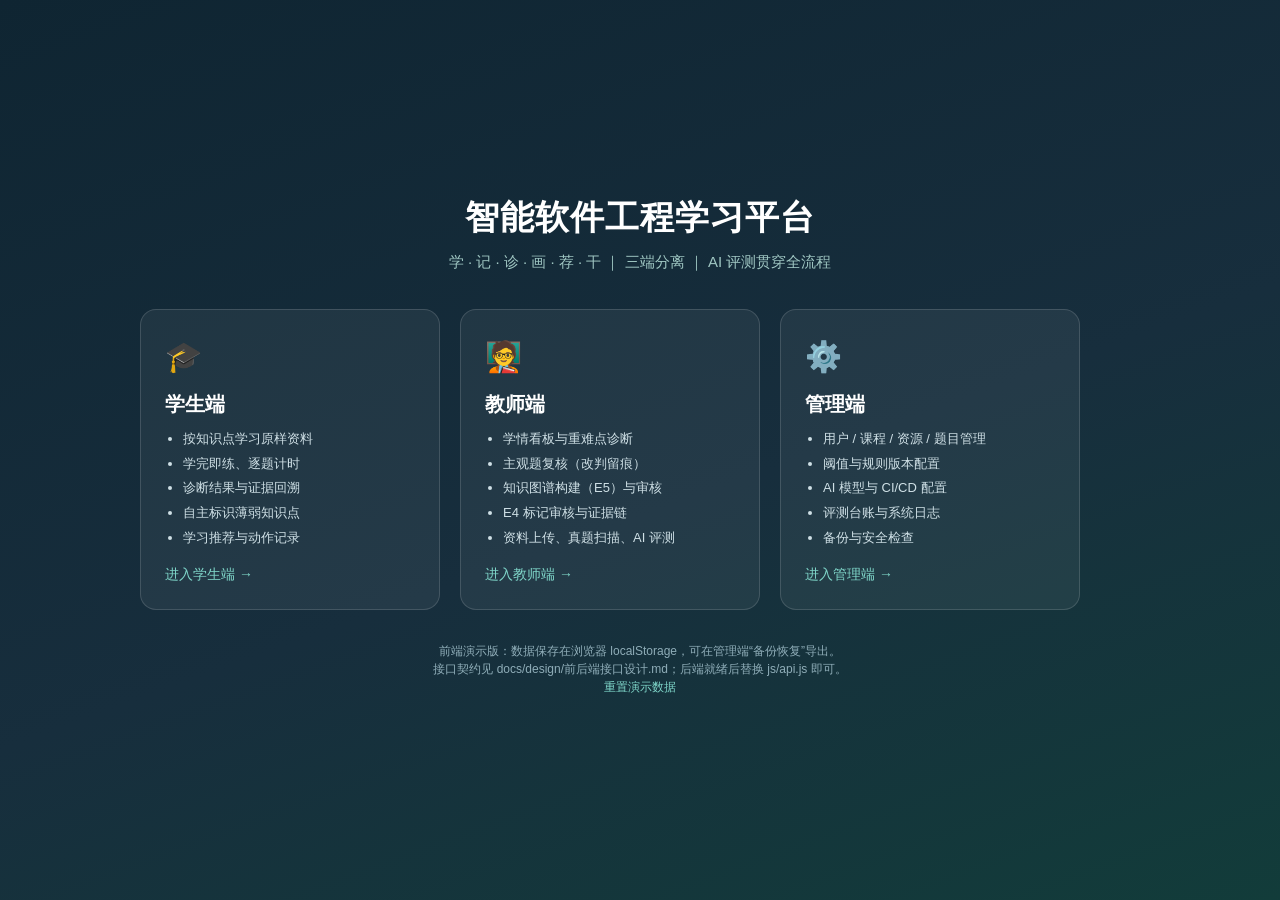
<file: frontend/index.html>
<!DOCTYPE html>
<html lang="zh-CN">
<head>
<meta charset="UTF-8">
<meta name="viewport" content="width=device-width, initial-scale=1.0">
<title>智能软件工程学习平台</title>
<link rel="stylesheet" href="css/app.css">
</head>
<body>
<div class="portal">
  <h1>智能软件工程学习平台</h1>
  <p class="sub">学 · 记 · 诊 · 画 · 荐 · 干 ｜ 三端分离 ｜ AI 评测贯穿全流程</p>
  <div class="portal-cards">
    <div class="portal-card" onclick="location.href='student.html'">
      <div class="icon">🎓</div>
      <h2>学生端</h2>
      <ul>
        <li>按知识点学习原样资料</li>
        <li>学完即练、逐题计时</li>
        <li>诊断结果与证据回溯</li>
        <li>自主标识薄弱知识点</li>
        <li>学习推荐与动作记录</li>
      </ul>
      <span class="go">进入学生端 →</span>
    </div>
    <div class="portal-card" onclick="location.href='teacher.html'">
      <div class="icon">🧑‍🏫</div>
      <h2>教师端</h2>
      <ul>
        <li>学情看板与重难点诊断</li>
        <li>主观题复核（改判留痕）</li>
        <li>知识图谱构建（E5）与审核</li>
        <li>E4 标记审核与证据链</li>
        <li>资料上传、真题扫描、AI 评测</li>
      </ul>
      <span class="go">进入教师端 →</span>
    </div>
    <div class="portal-card" onclick="location.href='admin.html'">
      <div class="icon">⚙️</div>
      <h2>管理端</h2>
      <ul>
        <li>用户 / 课程 / 资源 / 题目管理</li>
        <li>阈值与规则版本配置</li>
        <li>AI 模型与 CI/CD 配置</li>
        <li>评测台账与系统日志</li>
        <li>备份与安全检查</li>
      </ul>
      <span class="go">进入管理端 →</span>
    </div>
  </div>
  <p class="portal-footer">
    前端演示版：数据保存在浏览器 localStorage，可在管理端“备份恢复”导出。<br>
    接口契约见 docs/design/前后端接口设计.md；后端就绪后替换 js/api.js 即可。<br>
    <a href="#" onclick="localStorage.removeItem('smart-learning-db-v2');location.reload();return false;" style="color:#7fd6c9">重置演示数据</a>
  </p>
</div>
</body>
</html>
</file>
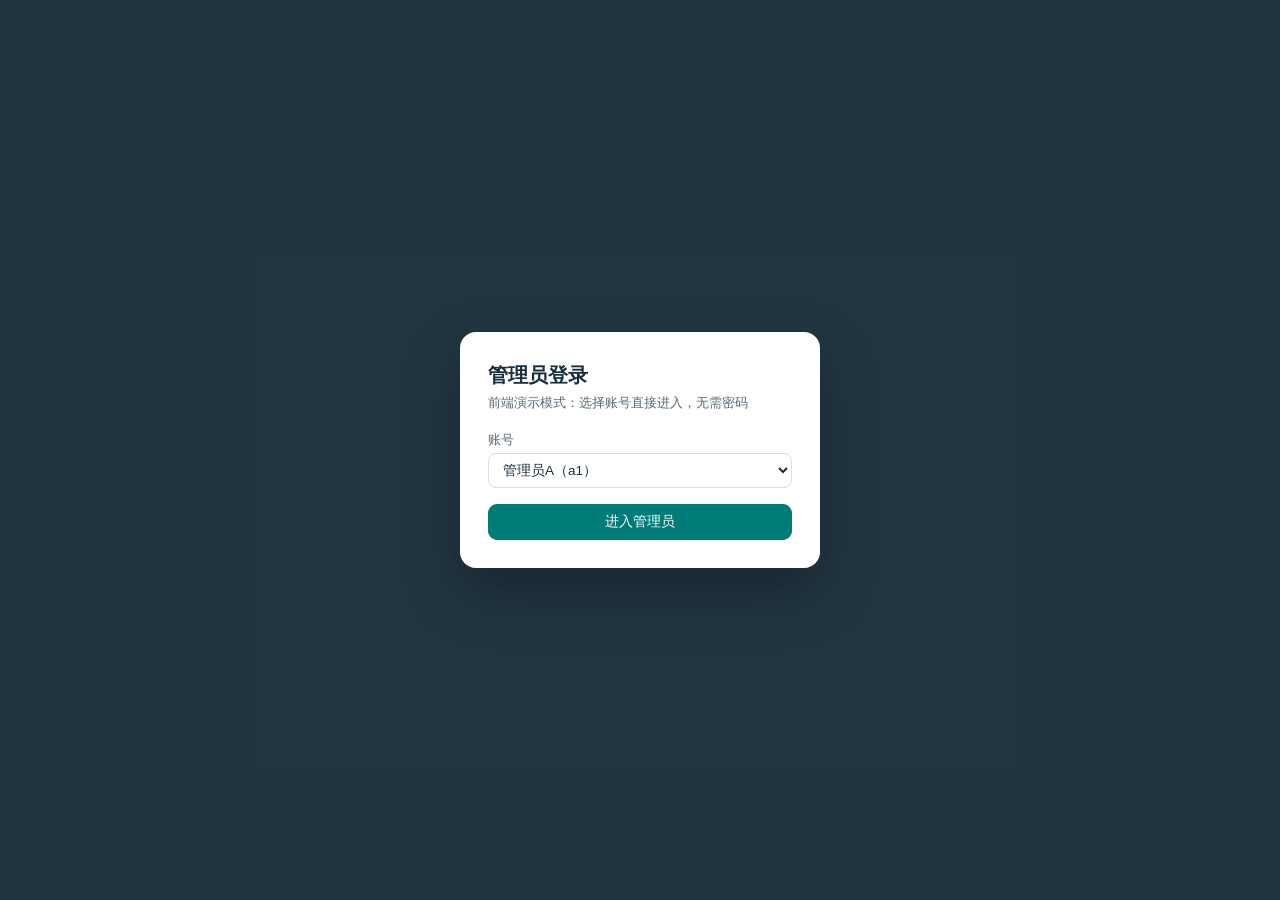
<file: frontend/admin.html>
<!DOCTYPE html>
<html lang="zh-CN">
<head>
<meta charset="UTF-8">
<meta name="viewport" content="width=device-width, initial-scale=1.0">
<title>管理端 · 智能软件工程学习平台</title>
<link rel="stylesheet" href="css/app.css">
</head>
<body>
<div id="app"></div>
<script src="js/mockdb.js"></script>
<script src="js/api.js"></script>
<script src="js/common.js"></script>
<script src="js/admin.js"></script>
</body>
</html>
</file>
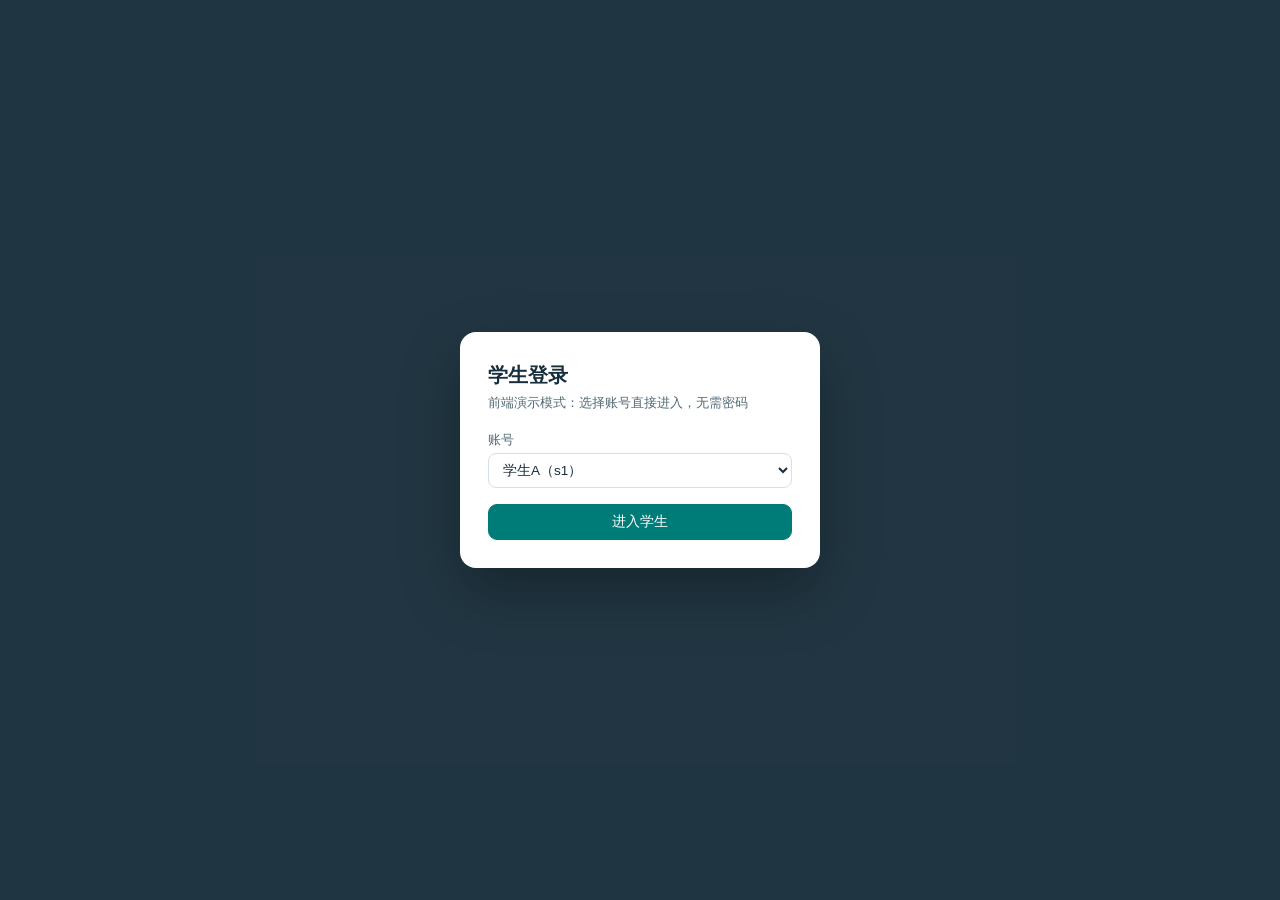
<file: frontend/student.html>
<!DOCTYPE html>
<html lang="zh-CN">
<head>
<meta charset="UTF-8">
<meta name="viewport" content="width=device-width, initial-scale=1.0">
<title>学生端 · 智能软件工程学习平台</title>
<link rel="stylesheet" href="css/app.css">
</head>
<body>
<div id="app"></div>
<script src="js/mockdb.js"></script>
<script src="js/api.js"></script>
<script src="js/common.js"></script>
<script src="js/student.js"></script>
</body>
</html>
</file>
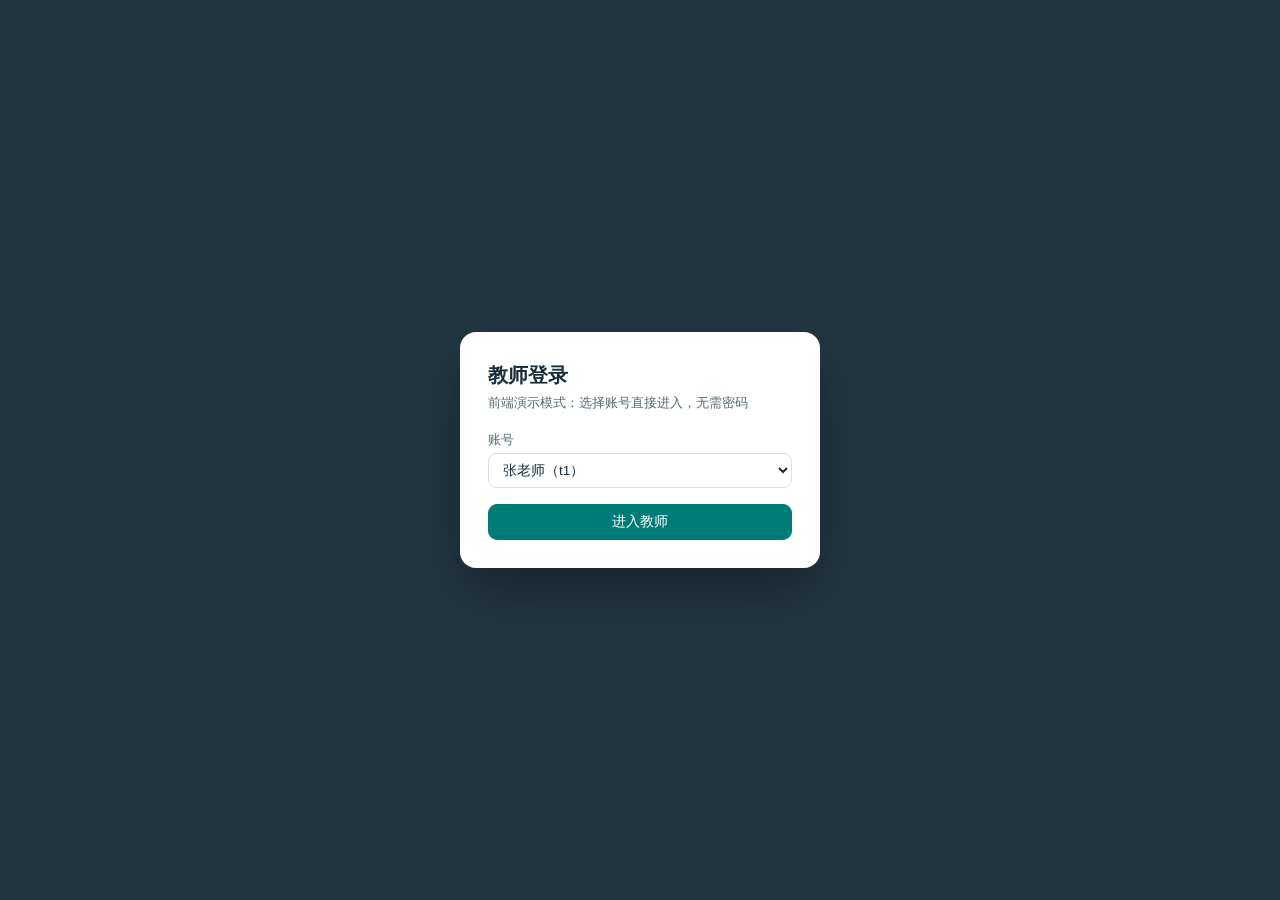
<file: frontend/teacher.html>
<!DOCTYPE html>
<html lang="zh-CN">
<head>
<meta charset="UTF-8">
<meta name="viewport" content="width=device-width, initial-scale=1.0">
<title>教师端 · 智能软件工程学习平台</title>
<link rel="stylesheet" href="css/app.css">
</head>
<body>
<div id="app"></div>
<script src="js/mockdb.js"></script>
<script src="js/api.js"></script>
<script src="js/common.js"></script>
<script src="js/teacher.js"></script>
</body>
</html>
</file>
<file: frontend/css/app.css>
:root{
  --ink:#172e3d; --muted:#526975; --line:#d7e0e6; --bg:#f5f8fa; --surface:#ffffff;
  --accent:#007c78; --accent-soft:#e7f5f1;
  --blue:#225f98; --blue-soft:#eaf2fb;
  --gold:#875806; --gold-soft:#fff3d6;
  --red:#a63636; --red-soft:#fcecec;
  --green:#2f6b3a; --green-soft:#e9f4ec;
  --purple:#5b4b8a; --purple-soft:#efecf7;
  --shadow:0 2px 10px rgba(23,46,61,.06);
  --radius:12px;
}
*{box-sizing:border-box}
html,body{margin:0;padding:0}
body{
  font-family:"PingFang SC","Microsoft YaHei","Hiragino Sans GB",sans-serif;
  color:var(--ink); background:var(--bg); font-size:14px; line-height:1.5;
}
a{color:var(--accent);text-decoration:none}
button{font-family:inherit}
.hidden{display:none!important}

/* ===== 门户 ===== */
.portal{min-height:100vh;display:flex;flex-direction:column;align-items:center;justify-content:center;padding:40px 20px;
  background:linear-gradient(160deg,#0f2532 0%,#172e3d 55%,#123c3a 100%);color:#fff}
.portal h1{font-size:34px;margin:0 0 8px;letter-spacing:1px}
.portal .sub{color:#9fc6c2;margin:0 0 36px;font-size:15px}
.portal-cards{display:grid;grid-template-columns:repeat(3,minmax(220px,300px));gap:20px;width:100%;max-width:1000px}
.portal-card{background:rgba(255,255,255,.06);border:1px solid rgba(255,255,255,.14);border-radius:16px;padding:24px;cursor:pointer;
  transition:transform .18s ease, background .18s ease}
.portal-card:hover{transform:translateY(-4px);background:rgba(255,255,255,.1)}
.portal-card .icon{font-size:30px}
.portal-card h2{margin:10px 0 8px;font-size:20px}
.portal-card ul{margin:0;padding-left:18px;color:#cfe0e6;font-size:13px;line-height:1.9}
.portal-card .go{display:inline-block;margin-top:14px;color:#7fd6c9;font-size:14px}
.portal-footer{margin-top:32px;color:#8fadb8;font-size:12px;text-align:center}
.portal-footer a{color:#7fd6c9}

/* ===== 应用框架 ===== */
.topbar{height:56px;background:var(--surface);border-bottom:1px solid var(--line);display:flex;align-items:center;
  padding:0 20px;gap:14px;position:sticky;top:0;z-index:20}
.topbar h1{font-size:17px;margin:0;font-weight:700}
.topbar .role-badge{font-size:12px;color:#fff;background:var(--accent);padding:2px 10px;border-radius:20px}
.topbar .spacer{flex:1}
.topbar .user{color:var(--muted);font-size:13px}
.topbar a.back{color:var(--muted);font-size:13px}
.layout{display:flex;min-height:calc(100vh - 56px)}
.sidebar{width:216px;background:var(--surface);border-right:1px solid var(--line);padding:14px 10px;flex-shrink:0}
.nav-item{padding:10px 12px;border-radius:9px;color:var(--ink);cursor:pointer;font-size:13.5px;margin-bottom:2px;
  display:flex;align-items:center;gap:8px}
.nav-item:hover{background:var(--bg)}
.nav-item.active{background:var(--accent-soft);color:var(--accent);font-weight:600}
.nav-group{font-size:11px;color:#8aa0ab;padding:12px 12px 4px;letter-spacing:1px}
.content{flex:1;padding:22px 26px;max-width:1400px}

/* ===== 通用组件 ===== */
.panel{background:var(--surface);border:1px solid var(--line);border-radius:var(--radius);padding:18px 20px;box-shadow:var(--shadow);margin-bottom:18px}
.panel h3{margin:0 0 12px;font-size:17px}
.panel h4{margin:18px 0 10px;font-size:14.5px;color:var(--ink)}
.meta{color:var(--muted);font-size:12.5px}
.grid{display:grid;gap:14px}
.grid-2{grid-template-columns:repeat(2,minmax(0,1fr))}
.grid-3{grid-template-columns:repeat(3,minmax(0,1fr))}
.grid-4{grid-template-columns:repeat(4,minmax(0,1fr))}
.card{background:var(--surface);border:1px solid var(--line);border-radius:10px;padding:14px 16px}
.card .k{font-size:12px;color:var(--muted)}
.card .v{font-size:22px;font-weight:700;margin-top:4px}
.card.accent{background:var(--accent-soft);border-color:var(--accent)}
.card.blue{background:var(--blue-soft);border-color:var(--blue)}
.card.gold{background:var(--gold-soft);border-color:var(--gold)}
.card.red{background:var(--red-soft);border-color:var(--red)}
.card.green{background:var(--green-soft);border-color:var(--green)}
.card.purple{background:var(--purple-soft);border-color:var(--purple)}
.btn{display:inline-flex;align-items:center;justify-content:center;gap:6px;border:1px solid var(--line);background:var(--surface);
  color:var(--ink);padding:8px 16px;border-radius:9px;cursor:pointer;font-size:13.5px;transition:.15s}
.btn:hover{background:var(--bg)}
.btn-primary{background:var(--accent);border-color:var(--accent);color:#fff}
.btn-primary:hover{filter:brightness(1.06);background:var(--accent)}
.btn-blue{background:var(--blue);border-color:var(--blue);color:#fff}
.btn-danger{background:var(--surface);border-color:#e3b6b6;color:var(--red)}
.btn-sm{padding:5px 11px;font-size:12.5px}
.btn:disabled{opacity:.5;cursor:not-allowed}
input,select,textarea{width:100%;padding:8px 10px;border:1px solid var(--line);border-radius:8px;font-family:inherit;font-size:13.5px;background:#fff;color:var(--ink)}
textarea{resize:vertical;min-height:70px}
label.field{display:block;margin-bottom:10px;font-size:12.5px;color:var(--muted)}
label.field > span{display:block;margin-bottom:4px}
.form-row{display:flex;gap:12px;flex-wrap:wrap}
.form-row > .field{flex:1;min-width:180px}
.tag{display:inline-block;padding:2px 9px;border-radius:20px;font-size:12px;line-height:1.6;white-space:nowrap}
.tag-gray{background:#eef2f5;color:var(--muted)}
.tag-green{background:var(--green-soft);color:var(--green)}
.tag-red{background:var(--red-soft);color:var(--red)}
.tag-gold{background:var(--gold-soft);color:var(--gold)}
.tag-blue{background:var(--blue-soft);color:var(--blue)}
.tag-purple{background:var(--purple-soft);color:var(--purple)}
.tag-accent{background:var(--accent-soft);color:var(--accent)}
table{width:100%;border-collapse:collapse;font-size:13px}
th,td{text-align:left;padding:9px 10px;border-bottom:1px solid var(--line);vertical-align:top}
th{color:var(--muted);font-weight:600;font-size:12px;background:#fafcfd}
tr:hover td{background:#fbfdfd}
.empty{padding:30px;text-align:center;color:var(--muted)}
.empty .icon{font-size:26px;margin-bottom:6px}
.toast{position:fixed;right:22px;bottom:22px;padding:11px 18px;border-radius:10px;background:var(--ink);color:#fff;font-size:13px;
  box-shadow:0 8px 24px rgba(0,0,0,.18);z-index:99;animation:slidein .2s ease}
.toast.success{background:var(--green)} .toast.error{background:var(--red)} .toast.info{background:var(--blue)}
@keyframes slidein{from{transform:translateY(8px);opacity:0}to{transform:none;opacity:1}}
.progress{height:8px;background:#e8eef2;border-radius:6px;overflow:hidden}
.progress > i{display:block;height:100%;background:var(--accent);border-radius:6px}
.chips{display:flex;gap:8px;flex-wrap:wrap}
.chip{padding:5px 11px;border-radius:20px;background:var(--bg);border:1px solid var(--line);font-size:12.5px;cursor:pointer}
.chip.active{background:var(--accent-soft);border-color:var(--accent);color:var(--accent);font-weight:600}
.tabs{display:flex;gap:8px;flex-wrap:wrap;margin-bottom:14px}
.tab{padding:7px 15px;border-radius:9px;border:1px solid var(--line);background:var(--surface);cursor:pointer;font-size:13px}
.tab.active{background:var(--accent);border-color:var(--accent);color:#fff}
.split{display:grid;grid-template-columns:1.4fr 1fr;gap:16px}
.kv{display:flex;justify-content:space-between;padding:6px 0;border-bottom:1px dashed #e5edf1;font-size:13px}
.kv:last-child{border-bottom:none}
.kv .k{color:var(--muted)}
.note{padding:10px 13px;border-radius:9px;font-size:12.5px;line-height:1.6}
.note.info{background:var(--blue-soft);color:#1c4d7d}
.note.warn{background:var(--gold-soft);color:#6f4a05}
.note.ok{background:var(--green-soft);color:#245230}
.note.danger{background:var(--red-soft);color:#7f2b2b}
.media{width:100%;border-radius:9px;background:#000;max-height:460px}
.file-link{color:var(--blue)}
.timer{font-variant-numeric:tabular-nums;color:var(--red);font-weight:700}

/* 登录遮罩 */
.login-overlay{position:fixed;inset:0;background:rgba(15,37,50,.92);display:flex;align-items:center;justify-content:center;z-index:50}
.login-box{width:360px;background:var(--surface);border-radius:16px;padding:28px;box-shadow:0 24px 60px rgba(0,0,0,.3)}
.login-box h2{margin:0 0 4px;font-size:20px}
.login-box .hint{color:var(--muted);font-size:12.5px;margin:0 0 18px}
.login-box .btn{width:100%;margin-top:6px}

/* 响应式 */
@media (max-width:1100px){
  .grid-4{grid-template-columns:repeat(2,1fr)}
  .grid-3{grid-template-columns:repeat(2,1fr)}
  .split{grid-template-columns:1fr}
}
@media (max-width:820px){
  .sidebar{width:64px;padding:10px 6px}
  .nav-item span.label{display:none}
  .nav-item{justify-content:center}
  .content{padding:16px}
  .grid-2,.grid-3,.grid-4{grid-template-columns:1fr}
  .portal-cards{grid-template-columns:1fr}
}
</file>
